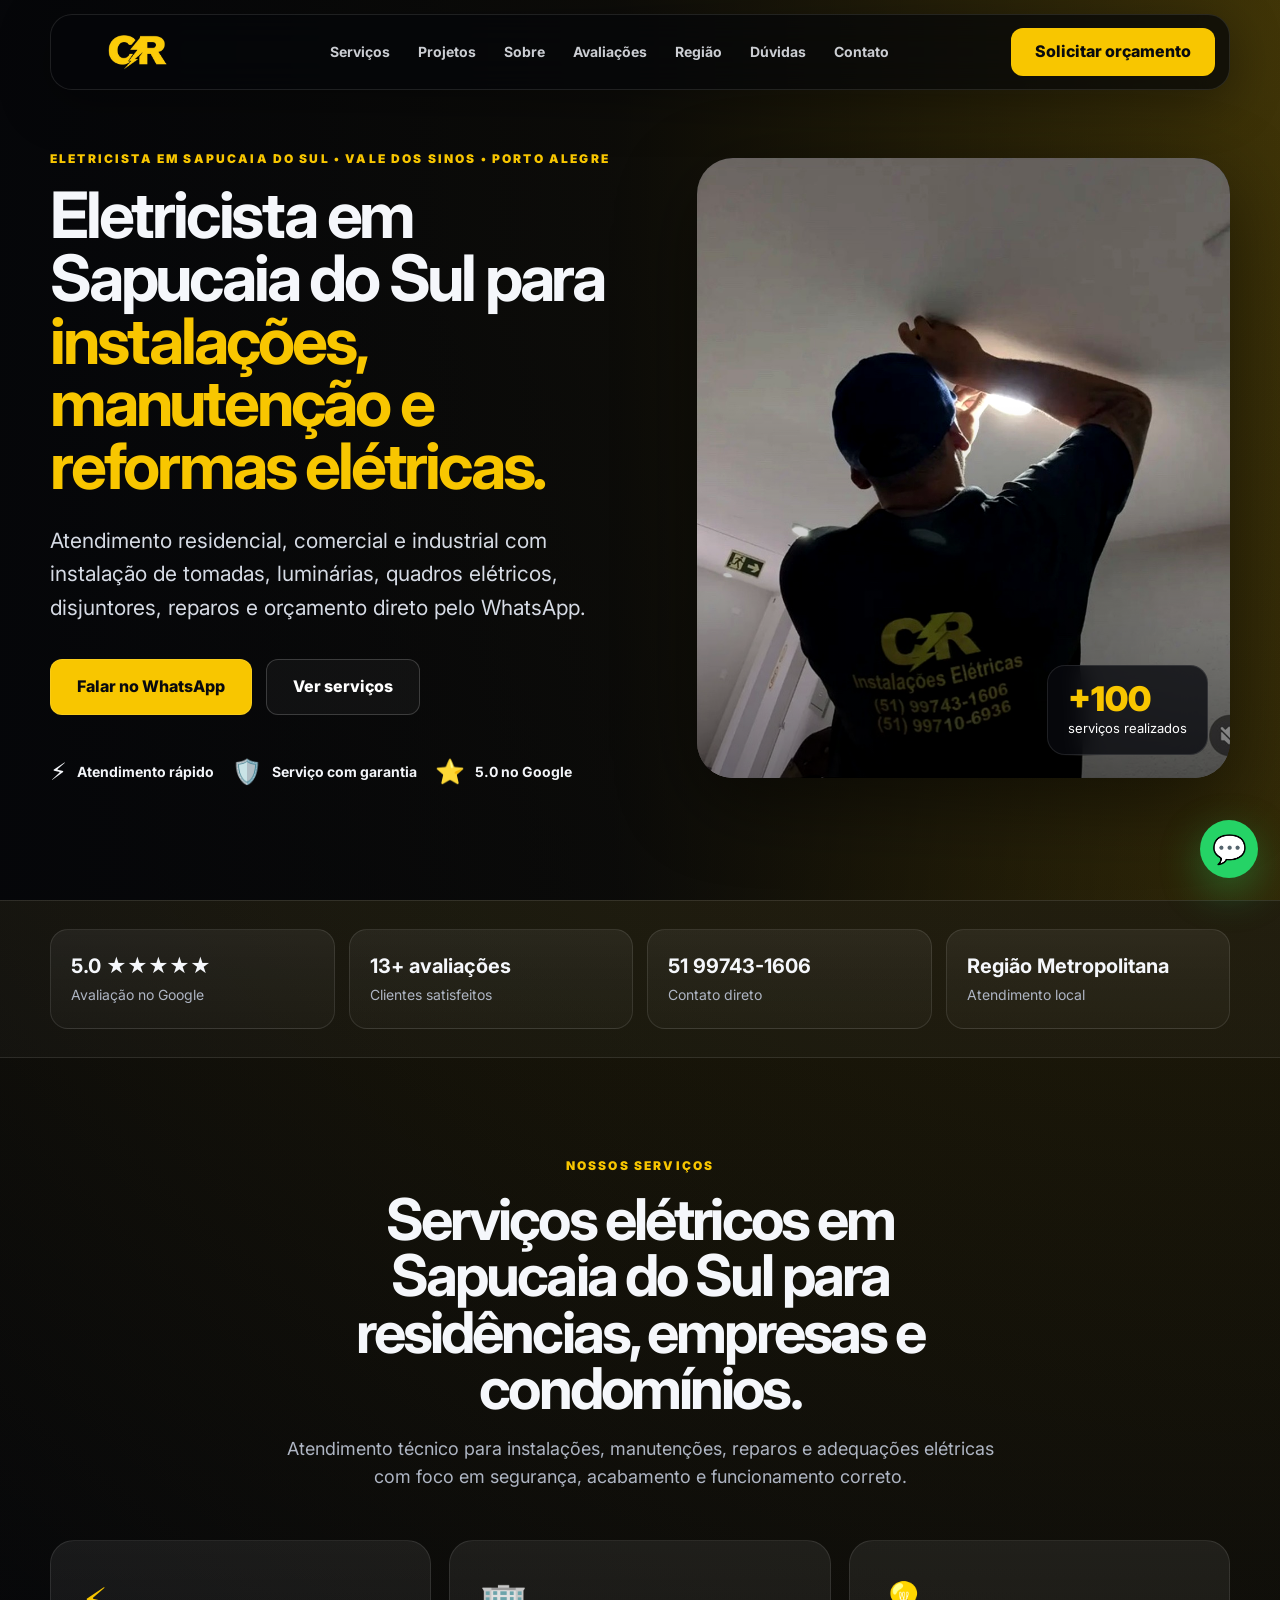
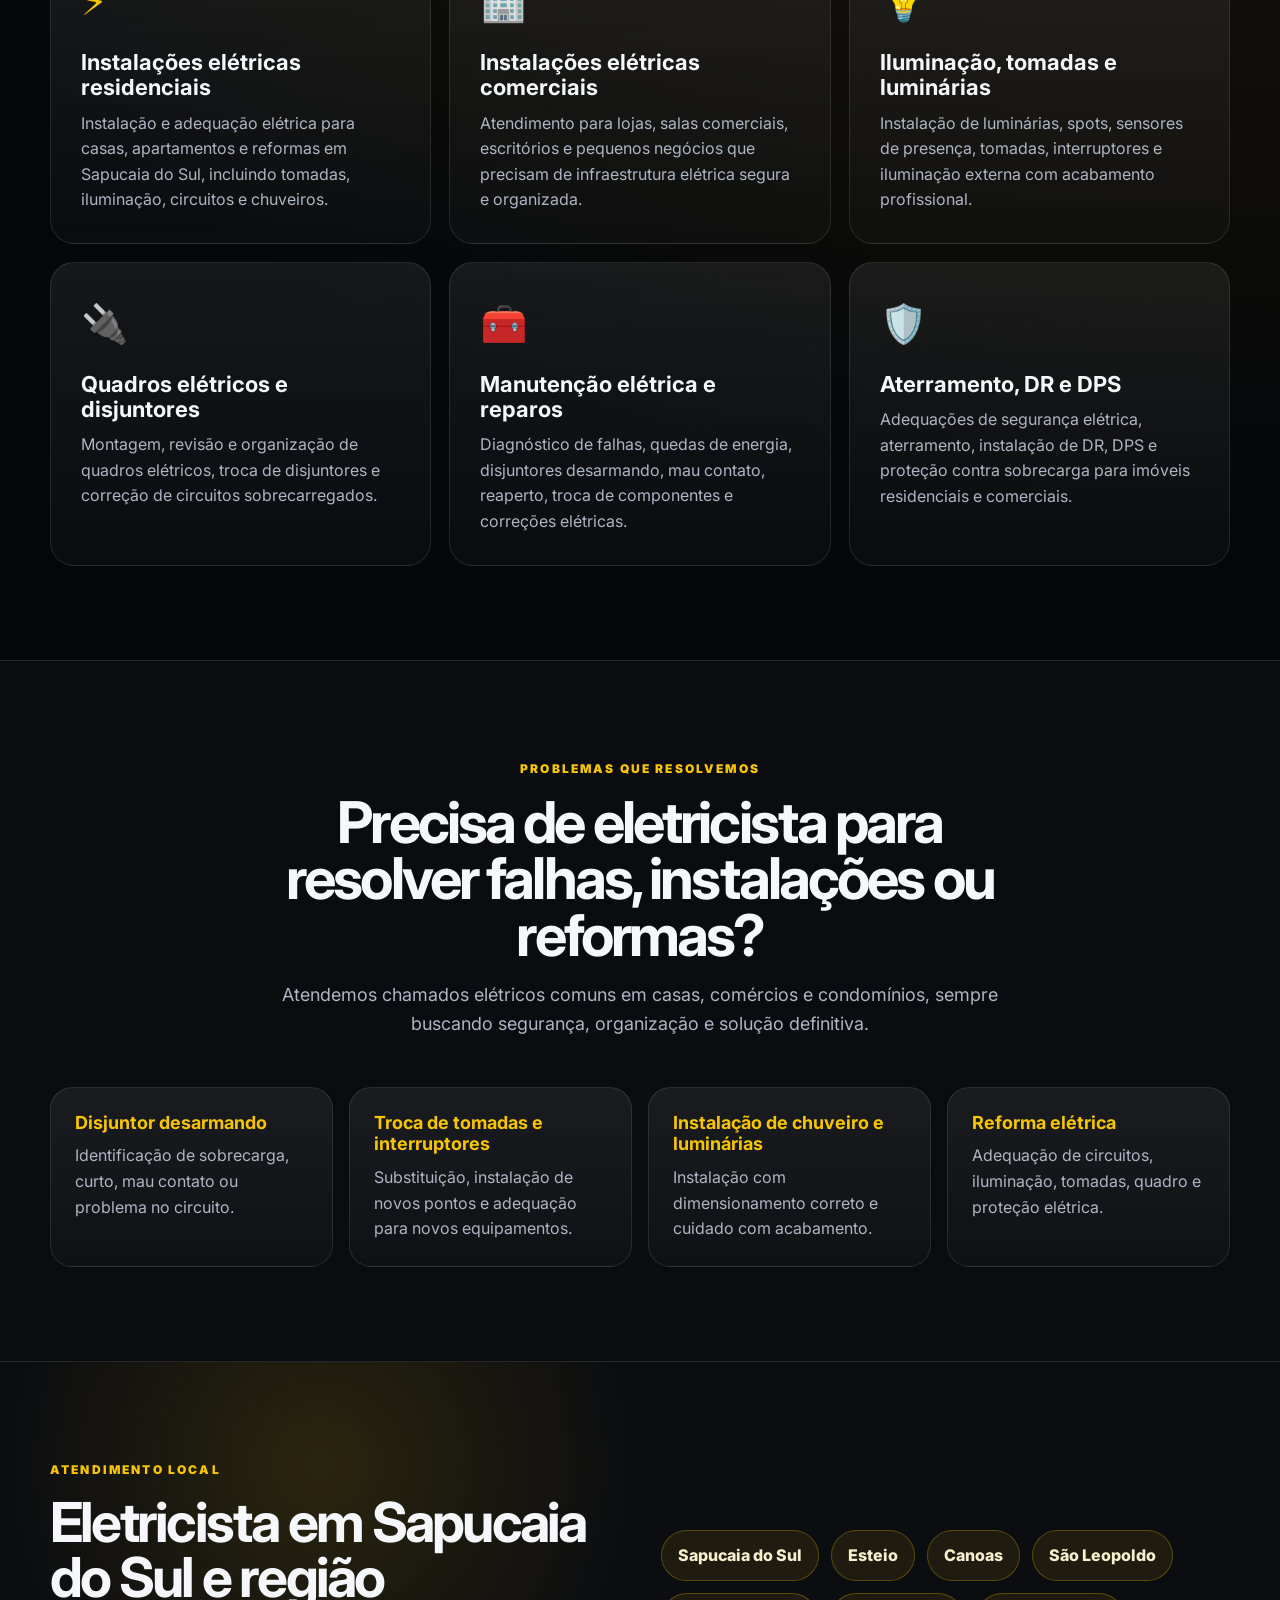
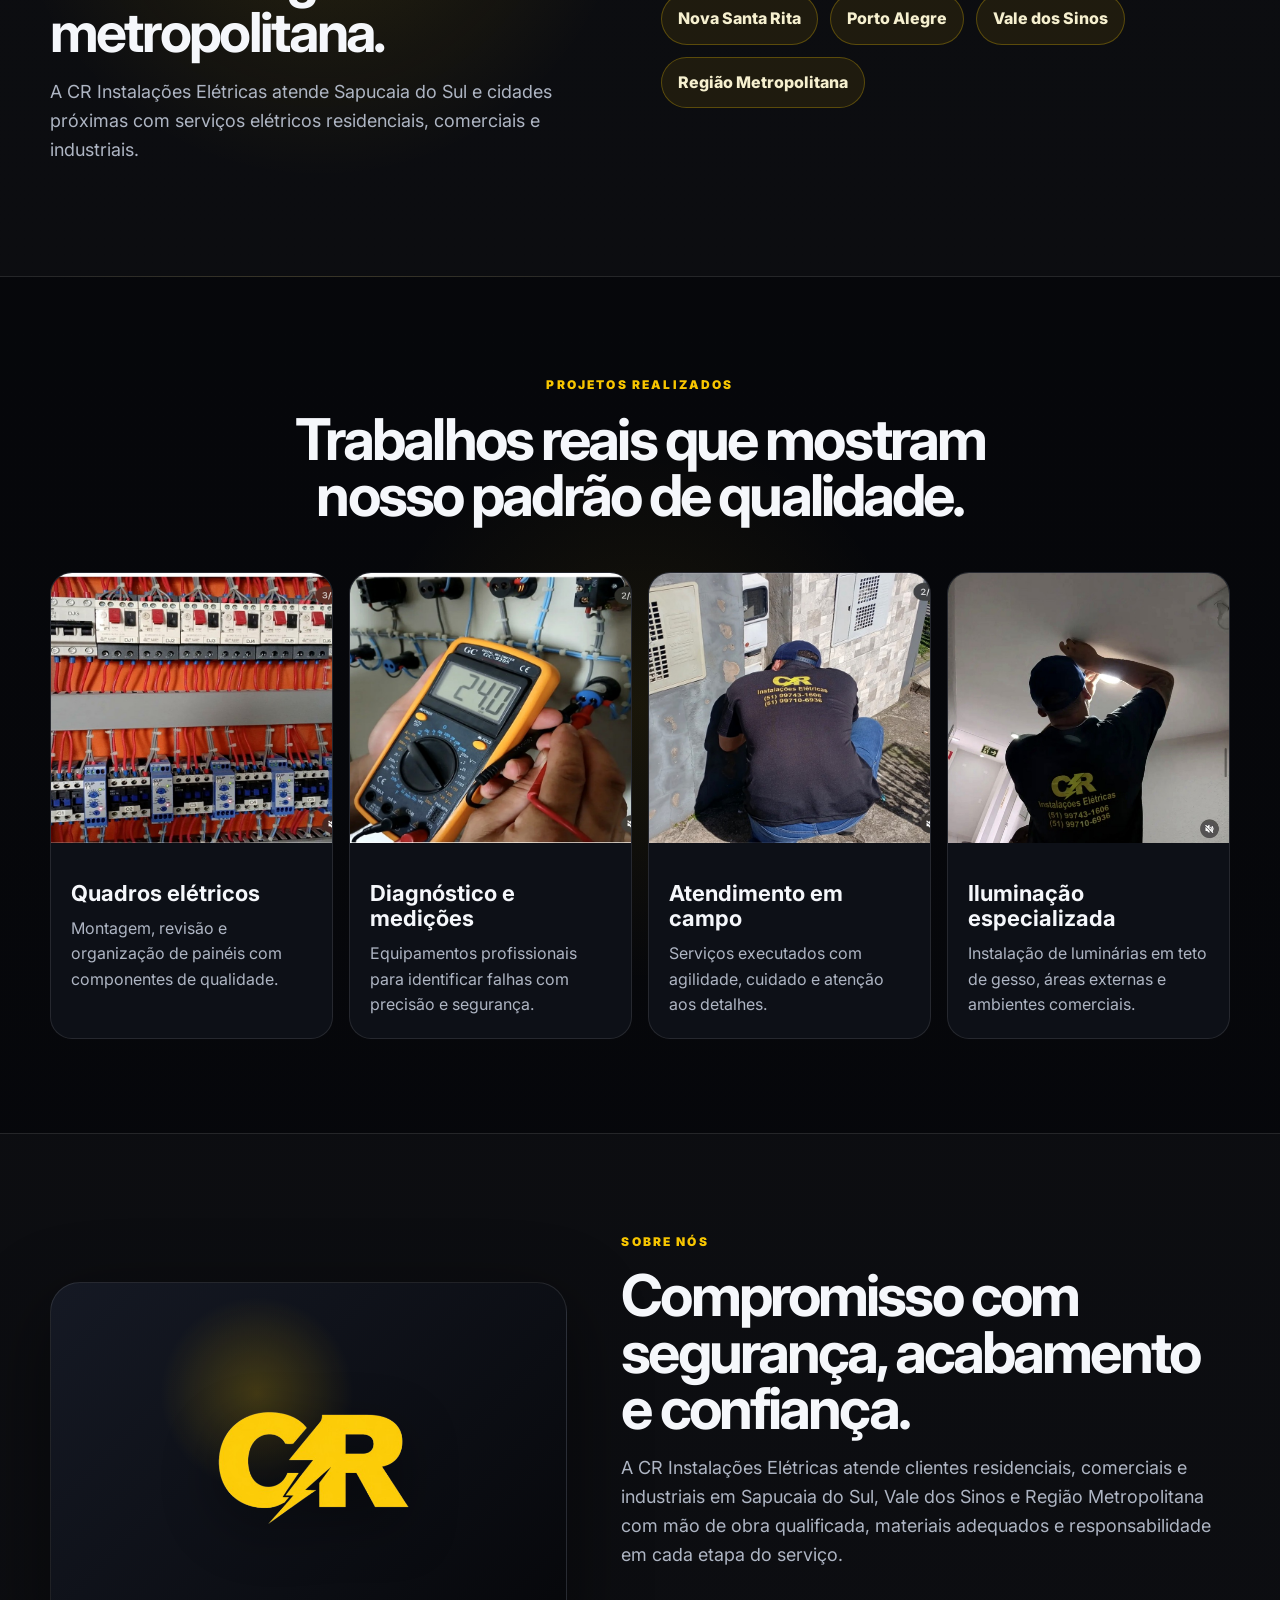
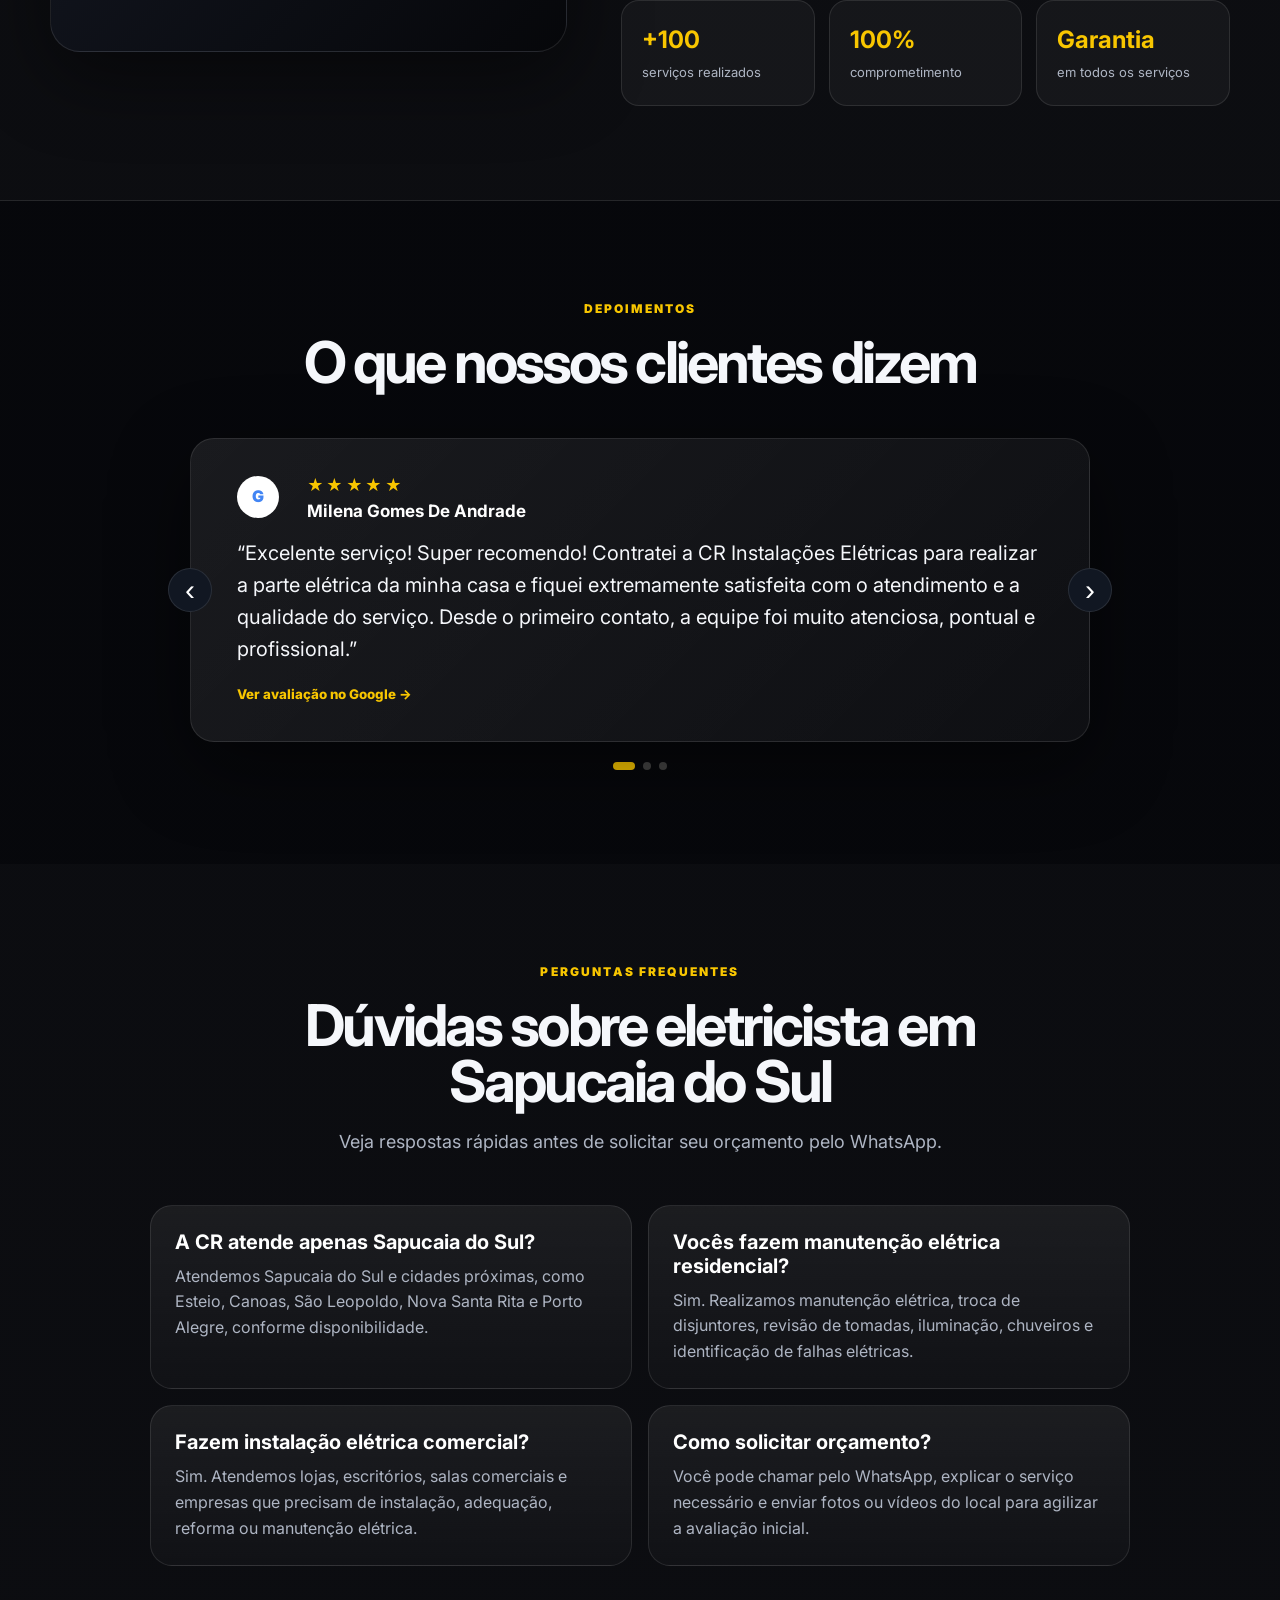
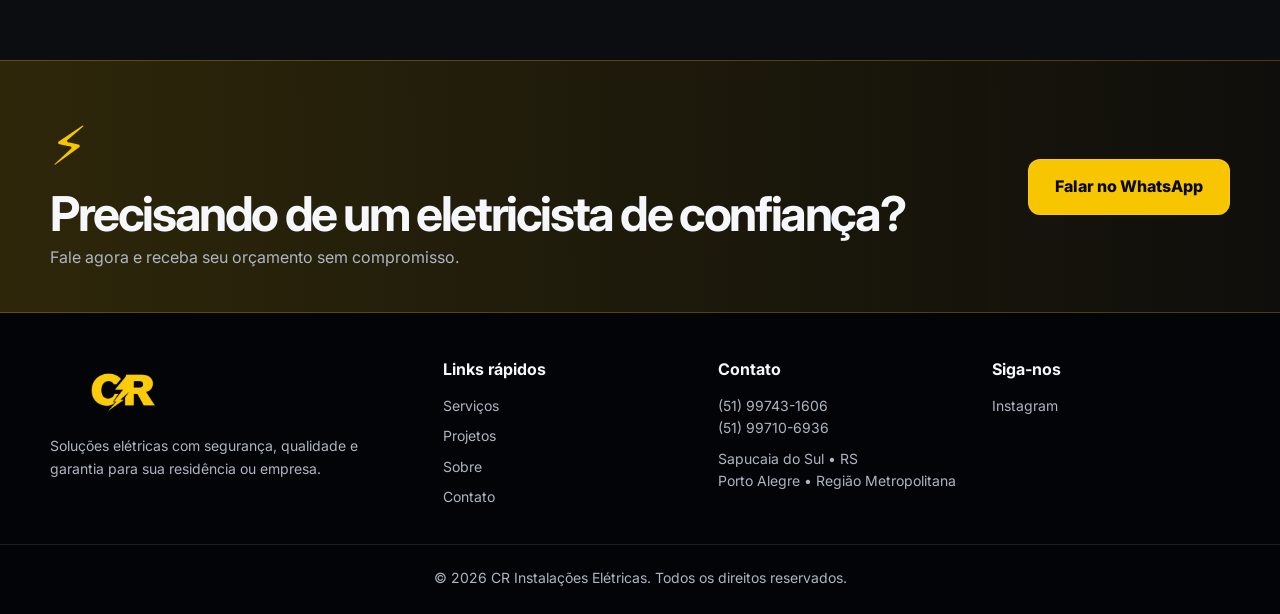
<file: index.html>
<!DOCTYPE html>
<html lang="pt-BR">
<head>
  <meta charset="UTF-8" />
  <meta name="viewport" content="width=device-width, initial-scale=1.0" />
  <title>Eletricista em Sapucaia do Sul | CR Instalações Elétricas</title>
  <link rel="icon" type="image/png" href="assets/favicon.png" />
  <meta name="description" content="Eletricista em Sapucaia do Sul para instalações elétricas residenciais, comerciais, manutenção, quadros elétricos, tomadas, disjuntores e reformas. Solicite orçamento pelo WhatsApp." />
  <link rel="canonical" href="https://cr-instalacoes-eletricas.vercel.app/" />
  <meta name="theme-color" content="#08090d" />
  <meta property="og:title" content="Eletricista em Sapucaia do Sul | CR Instalações Elétricas" />
  <meta property="og:description" content="Instalações elétricas, manutenção, quadros, tomadas e disjuntores em Sapucaia do Sul e região. Atendimento pelo WhatsApp." />
  <meta property="og:url" content="https://cr-instalacoes-eletricas.vercel.app/" />
  <meta property="og:type" content="website" />
  <link rel="preconnect" href="https://fonts.googleapis.com">
  <link rel="preconnect" href="https://fonts.gstatic.com" crossorigin>
  <link href="https://fonts.googleapis.com/css2?family=Inter:wght@400;500;600;700;800;900&display=swap" rel="stylesheet">
  <link rel="stylesheet" href="style.css" />

  <script type="application/ld+json">
  {
    "@context": "https://schema.org",
    "@type": "Electrician",
    "name": "CR Instalações Elétricas",
    "url": "https://cr-instalacoes-eletricas.vercel.app/",
    "image": "https://cr-instalacoes-eletricas.vercel.app/assets/logo-cr.png",
    "telephone": "+55 51 99743-1606",
    "areaServed": [
      "Sapucaia do Sul",
      "Esteio",
      "Canoas",
      "São Leopoldo",
      "Nova Santa Rita",
      "Porto Alegre",
      "Vale dos Sinos",
      "Região Metropolitana de Porto Alegre"
    ],
    "address": {
      "@type": "PostalAddress",
      "addressLocality": "Sapucaia do Sul",
      "addressRegion": "RS",
      "addressCountry": "BR"
    },
    "description": "Eletricista em Sapucaia do Sul para instalações elétricas residenciais, comerciais, manutenção, quadros elétricos, tomadas, disjuntores e reformas."
  }
  </script>
</head>
<body>
  <header class="site-header" id="topo">
    <a class="brand" href="#topo" aria-label="CR Instalações Elétricas">
      <img src="assets/logo-cr.png" alt="CR Instalações Elétricas" />
    </a>

    <button class="menu-toggle" id="menuToggle" aria-label="Abrir menu" aria-expanded="false">
      <span></span><span></span><span></span>
    </button>

    <nav class="nav" id="navMenu">
      <a href="#servicos">Serviços</a>
      <a href="#projetos">Projetos</a>
      <a href="#sobre">Sobre</a>
      <a href="#depoimentos">Avaliações</a>
      <a href="#regiao">Região</a>
      <a href="#faq">Dúvidas</a>
      <a href="#contato">Contato</a>
    </nav>

    <a class="header-cta" href="https://wa.me/5551997431606?text=Olá,%20vim%20pelo%20site%20e%20gostaria%20de%20solicitar%20um%20orçamento." target="_blank" rel="noopener">
      Solicitar orçamento
    </a>
  </header>

  <main>
    <section class="hero section-glow">
      <div class="container hero-grid">
        <div class="hero-copy reveal">
          <span class="eyebrow">Eletricista em Sapucaia do Sul • Vale dos Sinos • Porto Alegre</span>
          <h1>Eletricista em Sapucaia do Sul para <strong>instalações, manutenção e reformas elétricas.</strong></h1>
          <p>Atendimento residencial, comercial e industrial com instalação de tomadas, luminárias, quadros elétricos, disjuntores, reparos e orçamento direto pelo WhatsApp.</p>

          <div class="hero-actions">
            <a class="btn btn-primary" href="https://wa.me/5551997431606?text=Olá,%20preciso%20de%20um%20orçamento%20elétrico." target="_blank" rel="noopener">Falar no WhatsApp</a>
            <a class="btn btn-secondary" href="#servicos">Ver serviços</a>
          </div>

          <div class="trust-row" aria-label="Diferenciais">
            <div><span>⚡</span><strong>Atendimento rápido</strong></div>
            <div><span>🛡️</span><strong>Serviço com garantia</strong></div>
            <div><span>⭐</span><strong>5.0 no Google</strong></div>
          </div>
        </div>

        <div class="hero-media reveal delay-1">
          <img src="assets/hero-luminaria.jpg" alt="Eletricista da CR instalando luminária em teto de gesso" />
          <div class="media-badge">
            <span>+100</span>
            <p>serviços realizados</p>
          </div>
        </div>
      </div>
    </section>

    <section class="stats-strip">
      <div class="container stats-grid">
        <div class="stat-card"><strong>5.0 ★★★★★</strong><span>Avaliação no Google</span></div>
        <div class="stat-card"><strong>13+ avaliações</strong><span>Clientes satisfeitos</span></div>
        <div class="stat-card"><strong>51 99743-1606</strong><span>Contato direto</span></div>
        <div class="stat-card"><strong>Região Metropolitana</strong><span>Atendimento local</span></div>
      </div>
    </section>

    <section class="section" id="servicos">
      <div class="container">
        <div class="section-heading reveal">
          <span class="eyebrow">Nossos serviços</span>
          <h2>Serviços elétricos em Sapucaia do Sul para residências, empresas e condomínios.</h2>
          <p>Atendimento técnico para instalações, manutenções, reparos e adequações elétricas com foco em segurança, acabamento e funcionamento correto.</p>
        </div>

        <div class="services-grid">
          <article class="service-card reveal"><i>⚡</i><h3>Instalações elétricas residenciais</h3><p>Instalação e adequação elétrica para casas, apartamentos e reformas em Sapucaia do Sul, incluindo tomadas, iluminação, circuitos e chuveiros.</p></article>
          <article class="service-card reveal"><i>🏢</i><h3>Instalações elétricas comerciais</h3><p>Atendimento para lojas, salas comerciais, escritórios e pequenos negócios que precisam de infraestrutura elétrica segura e organizada.</p></article>
          <article class="service-card reveal"><i>💡</i><h3>Iluminação, tomadas e luminárias</h3><p>Instalação de luminárias, spots, sensores de presença, tomadas, interruptores e iluminação externa com acabamento profissional.</p></article>
          <article class="service-card reveal"><i>🔌</i><h3>Quadros elétricos e disjuntores</h3><p>Montagem, revisão e organização de quadros elétricos, troca de disjuntores e correção de circuitos sobrecarregados.</p></article>
          <article class="service-card reveal"><i>🧰</i><h3>Manutenção elétrica e reparos</h3><p>Diagnóstico de falhas, quedas de energia, disjuntores desarmando, mau contato, reaperto, troca de componentes e correções elétricas.</p></article>
          <article class="service-card reveal"><i>🛡️</i><h3>Aterramento, DR e DPS</h3><p>Adequações de segurança elétrica, aterramento, instalação de DR, DPS e proteção contra sobrecarga para imóveis residenciais e comerciais.</p></article>
        </div>
      </div>
    </section>

    <section class="section problems" id="problemas">
      <div class="container">
        <div class="section-heading reveal">
          <span class="eyebrow">Problemas que resolvemos</span>
          <h2>Precisa de eletricista para resolver falhas, instalações ou reformas?</h2>
          <p>Atendemos chamados elétricos comuns em casas, comércios e condomínios, sempre buscando segurança, organização e solução definitiva.</p>
        </div>
        <div class="keyword-grid">
          <div class="keyword-card reveal"><strong>Disjuntor desarmando</strong><span>Identificação de sobrecarga, curto, mau contato ou problema no circuito.</span></div>
          <div class="keyword-card reveal"><strong>Troca de tomadas e interruptores</strong><span>Substituição, instalação de novos pontos e adequação para novos equipamentos.</span></div>
          <div class="keyword-card reveal"><strong>Instalação de chuveiro e luminárias</strong><span>Instalação com dimensionamento correto e cuidado com acabamento.</span></div>
          <div class="keyword-card reveal"><strong>Reforma elétrica</strong><span>Adequação de circuitos, iluminação, tomadas, quadro e proteção elétrica.</span></div>
        </div>
      </div>
    </section>

    <section class="section service-area" id="regiao">
      <div class="container area-grid">
        <div class="reveal">
          <span class="eyebrow">Atendimento local</span>
          <h2>Eletricista em Sapucaia do Sul e região metropolitana.</h2>
          <p>A CR Instalações Elétricas atende Sapucaia do Sul e cidades próximas com serviços elétricos residenciais, comerciais e industriais.</p>
        </div>
        <div class="city-list reveal delay-1" aria-label="Cidades atendidas">
          <span>Sapucaia do Sul</span>
          <span>Esteio</span>
          <span>Canoas</span>
          <span>São Leopoldo</span>
          <span>Nova Santa Rita</span>
          <span>Porto Alegre</span>
          <span>Vale dos Sinos</span>
          <span>Região Metropolitana</span>
        </div>
      </div>
    </section>

    <section class="section projects" id="projetos">
      <div class="container">
        <div class="section-heading reveal">
          <span class="eyebrow">Projetos realizados</span>
          <h2>Trabalhos reais que mostram nosso padrão de qualidade.</h2>
        </div>

        <div class="project-grid">
          <article class="project-card reveal">
            <img src="assets/painel-eletrico.jpg" alt="Quadro elétrico organizado em serviço de eletricista em Sapucaia do Sul" />
            <div><h3>Quadros elétricos</h3><p>Montagem, revisão e organização de painéis com componentes de qualidade.</p></div>
          </article>
          <article class="project-card reveal delay-1">
            <img src="assets/medicao-multimetro.jpg" alt="Medição elétrica com multímetro para manutenção elétrica" />
            <div><h3>Diagnóstico e medições</h3><p>Equipamentos profissionais para identificar falhas com precisão e segurança.</p></div>
          </article>
          <article class="project-card reveal delay-2">
            <img src="assets/atendimento-campo.jpg" alt="Eletricista em atendimento residencial e comercial na região de Sapucaia do Sul" />
            <div><h3>Atendimento em campo</h3><p>Serviços executados com agilidade, cuidado e atenção aos detalhes.</p></div>
          </article>
          <article class="project-card reveal delay-3 featured">
            <img src="assets/hero-luminaria.jpg" alt="Instalação de luminária por eletricista em Sapucaia do Sul" />
            <div><h3>Iluminação especializada</h3><p>Instalação de luminárias em teto de gesso, áreas externas e ambientes comerciais.</p></div>
          </article>
        </div>
      </div>
    </section>

    <section class="section about" id="sobre">
      <div class="container about-grid">
        <div class="about-visual reveal">
          <div class="logo-panel"><img src="assets/logo-cr.png" alt="Logo CR Instalações Elétricas" /></div>
        </div>
        <div class="about-copy reveal delay-1">
          <span class="eyebrow">Sobre nós</span>
          <h2>Compromisso com segurança, acabamento e confiança.</h2>
          <p>A CR Instalações Elétricas atende clientes residenciais, comerciais e industriais em Sapucaia do Sul, Vale dos Sinos e Região Metropolitana com mão de obra qualificada, materiais adequados e responsabilidade em cada etapa do serviço.</p>
          <div class="about-metrics">
            <div><strong>+100</strong><span>serviços realizados</span></div>
            <div><strong>100%</strong><span>comprometimento</span></div>
            <div><strong>Garantia</strong><span>em todos os serviços</span></div>
          </div>
        </div>
      </div>
    </section>

    <section class="section testimonials" id="depoimentos">
      <div class="container">
        <div class="section-heading reveal">
          <span class="eyebrow">Depoimentos</span>
          <h2>O que nossos clientes dizem</h2>
        </div>
        <div class="testimonial-slider reveal" aria-live="polite">
          <button class="slider-btn prev" aria-label="Depoimento anterior">‹</button>

          <a class="testimonial-card active" href="https://www.google.com/maps/contrib/100500487164746760938/reviews?hl=pt-BR" target="_blank" rel="noopener" aria-label="Abrir avaliação da Milena Gomes De Andrade no Google">
            <div class="review-top">
              <span class="google">G</span>
              <div>
                <strong>★★★★★</strong>
                <h3>Milena Gomes De Andrade</h3>
              </div>
            </div>
            <p>“Excelente serviço! Super recomendo! Contratei a CR Instalações Elétricas para realizar a parte elétrica da minha casa e fiquei extremamente satisfeita com o atendimento e a qualidade do serviço. Desde o primeiro contato, a equipe foi muito atenciosa, pontual e profissional.”</p>
            <small>Ver avaliação no Google →</small>
          </a>

          <a class="testimonial-card" href="https://www.google.com/maps/contrib/102135503826868982354/reviews?hl=pt-BR" target="_blank" rel="noopener" aria-label="Abrir avaliação do Andrei Dias no Google">
            <div class="review-top">
              <span class="google">G</span>
              <div>
                <strong>★★★★★</strong>
                <h3>Andrei Dias</h3>
              </div>
            </div>
            <p>“Excelente serviço, comprometimento com horário e valores muito acessíveis. Ele explorou todas as possibilidades para resolver a instalação do meu fogão de indução da melhor forma. Fez o serviço com capricho extremo e deixou tudo bem organizado.”</p>
            <small>Ver avaliação no Google →</small>
          </a>

          <a class="testimonial-card" href="https://www.google.com/maps/contrib/113269055984905146085/reviews?hl=pt-BR" target="_blank" rel="noopener" aria-label="Abrir avaliação da Mari Lopes no Google">
            <div class="review-top">
              <span class="google">G</span>
              <div>
                <strong>★★★★★</strong>
                <h3>Mari Lopes</h3>
              </div>
            </div>
            <p>“Atendimento ótimo, comprometimento com horário e resolveu de imediato o problema.”</p>
            <small>Ver avaliação no Google →</small>
          </a>

          <button class="slider-btn next" aria-label="Próximo depoimento">›</button>
        </div>
        <div class="dots" id="dots"></div>
      </div>
    </section>

    <section class="section faq" id="faq">
      <div class="container">
        <div class="section-heading reveal">
          <span class="eyebrow">Perguntas frequentes</span>
          <h2>Dúvidas sobre eletricista em Sapucaia do Sul</h2>
          <p>Veja respostas rápidas antes de solicitar seu orçamento pelo WhatsApp.</p>
        </div>
        <div class="faq-grid">
          <article class="faq-item reveal"><h3>A CR atende apenas Sapucaia do Sul?</h3><p>Atendemos Sapucaia do Sul e cidades próximas, como Esteio, Canoas, São Leopoldo, Nova Santa Rita e Porto Alegre, conforme disponibilidade.</p></article>
          <article class="faq-item reveal"><h3>Vocês fazem manutenção elétrica residencial?</h3><p>Sim. Realizamos manutenção elétrica, troca de disjuntores, revisão de tomadas, iluminação, chuveiros e identificação de falhas elétricas.</p></article>
          <article class="faq-item reveal"><h3>Fazem instalação elétrica comercial?</h3><p>Sim. Atendemos lojas, escritórios, salas comerciais e empresas que precisam de instalação, adequação, reforma ou manutenção elétrica.</p></article>
          <article class="faq-item reveal"><h3>Como solicitar orçamento?</h3><p>Você pode chamar pelo WhatsApp, explicar o serviço necessário e enviar fotos ou vídeos do local para agilizar a avaliação inicial.</p></article>
        </div>
      </div>
    </section>

    <section class="cta-band" id="contato">
      <div class="container cta-grid">
        <div>
          <span class="bolt">⚡</span>
          <h2>Precisando de um eletricista de confiança?</h2>
          <p>Fale agora e receba seu orçamento sem compromisso.</p>
        </div>
        <a class="btn btn-primary" href="https://wa.me/5551997431606?text=Olá,%20vim%20pelo%20site%20e%20gostaria%20de%20solicitar%20um%20orçamento." target="_blank" rel="noopener">Falar no WhatsApp</a>
      </div>
    </section>
  </main>

  <footer class="footer">
    <div class="container footer-grid">
      <div><img src="assets/logo-cr.png" alt="CR Instalações Elétricas" /><p>Soluções elétricas com segurança, qualidade e garantia para sua residência ou empresa.</p></div>
      <div><h4>Links rápidos</h4><a href="#servicos">Serviços</a><a href="#projetos">Projetos</a><a href="#sobre">Sobre</a><a href="#contato">Contato</a></div>
      <div><h4>Contato</h4><p>(51) 99743-1606<br>(51) 99710-6936</p><p>Sapucaia do Sul • RS<br>Porto Alegre • Região Metropolitana</p></div>
      <div><h4>Siga-nos</h4><a href="https://www.instagram.com/cr.instalacoeseletrica" target="_blank" rel="noopener">Instagram</a></div>
    </div>
    <p class="copy">© 2026 CR Instalações Elétricas. Todos os direitos reservados.</p>
  </footer>

  <a class="float-whatsapp" href="https://wa.me/5551997431606?text=Olá,%20preciso%20de%20um%20orçamento%20elétrico." target="_blank" rel="noopener" aria-label="Chamar no WhatsApp">💬</a>

  <script src="script.js"></script>
</body>
</html>
</file>
<file: style.css>
:root{--bg:#050609;--panel:#0d1017;--panel-2:#121620;--text:#f5f7fb;--muted:#aeb5c3;--yellow:#f8c600;--yellow-2:#ffd84a;--border:rgba(255,255,255,.1);--shadow:0 24px 80px rgba(0,0,0,.48);--radius:24px;--container:1180px}*{box-sizing:border-box}html{scroll-behavior:smooth}body{margin:0;font-family:Inter,system-ui,-apple-system,Segoe UI,sans-serif;background:radial-gradient(circle at top right,rgba(248,198,0,.17),transparent 30%),linear-gradient(180deg,#050609 0%,#07080c 100%);color:var(--text);line-height:1.6;overflow-x:hidden}a{color:inherit;text-decoration:none}img{display:block;max-width:100%}.container{width:min(var(--container),calc(100% - 36px));margin-inline:auto}.site-header{position:fixed;top:14px;left:50%;transform:translateX(-50%);z-index:50;width:min(1180px,calc(100% - 28px));height:76px;padding:10px 14px;display:flex;align-items:center;justify-content:space-between;background:rgba(5,6,9,.72);border:1px solid var(--border);border-radius:22px;backdrop-filter:blur(18px);box-shadow:0 12px 50px rgba(0,0,0,.35)}.brand img{width:126px;height:auto}.nav{display:flex;gap:28px;font-weight:700;font-size:14px}.nav a{color:#e7eaf0;opacity:.88;position:relative}.nav a::after{content:"";position:absolute;left:0;bottom:-8px;width:0;height:2px;background:var(--yellow);transition:.25s}.nav a:hover::after{width:100%}.header-cta,.btn{display:inline-flex;align-items:center;justify-content:center;border-radius:12px;font-weight:800;transition:.25s}.header-cta{height:48px;padding:0 24px;background:var(--yellow);color:#090a0e}.header-cta:hover,.btn-primary:hover{transform:translateY(-2px);box-shadow:0 14px 30px rgba(248,198,0,.24)}.menu-toggle{display:none;background:none;border:0;padding:8px}.menu-toggle span{display:block;width:24px;height:2px;background:#fff;margin:5px;border-radius:99px}.hero{min-height:100vh;padding:145px 0 70px;position:relative}.section-glow::before{content:"";position:absolute;inset:0;background:linear-gradient(90deg,rgba(5,6,9,.98) 0%,rgba(5,6,9,.72) 48%,rgba(248,198,0,.09) 100%);pointer-events:none}.hero-grid{position:relative;display:grid;grid-template-columns:1fr .9fr;gap:54px;align-items:center}.eyebrow{display:inline-block;margin-bottom:16px;color:var(--yellow);text-transform:uppercase;font-weight:900;font-size:12px;letter-spacing:.18em}.hero h1,.section-heading h2,.about-copy h2,.cta-band h2{margin:0;line-height:.98;letter-spacing:-.05em}.hero h1{font-size:clamp(40px,5vw,68px);max-width:720px}.hero h1 strong{color:var(--yellow);font-style:normal}.hero p{font-size:clamp(17px,2vw,21px);color:#d6dbe5;max-width:610px;margin:26px 0 0}.hero-actions{display:flex;gap:14px;flex-wrap:wrap;margin-top:34px}.btn{min-height:56px;padding:0 26px}.btn-primary{background:var(--yellow);color:#090a0e;border:1px solid rgba(255,255,255,.1)}.btn-secondary{background:rgba(255,255,255,.04);border:1px solid rgba(255,255,255,.18);color:#fff}.btn-secondary:hover{background:rgba(255,255,255,.09)}.trust-row{display:flex;gap:18px;flex-wrap:wrap;margin-top:38px}.trust-row div{display:flex;align-items:center;gap:10px;color:#f3f5f9;font-size:14px}.trust-row span{font-size:24px}.hero-media{position:relative;border-radius:36px;overflow:hidden;box-shadow:var(--shadow);min-height:560px;background:#111}.hero-media img{width:100%;height:620px;object-fit:cover;filter:saturate(1.06) contrast(1.04)}.hero-media::after{content:"";position:absolute;inset:0;background:linear-gradient(180deg,transparent 40%,rgba(0,0,0,.55))}.media-badge{position:absolute;right:22px;bottom:22px;z-index:2;padding:16px 20px;border-radius:18px;background:rgba(8,10,15,.78);border:1px solid var(--border);backdrop-filter:blur(12px)}.media-badge span{display:block;color:var(--yellow);font-size:34px;font-weight:900;line-height:1}.media-badge p{margin:2px 0 0;color:#fff;font-size:13px}.stats-strip{border-block:1px solid var(--border);background:rgba(255,255,255,.025);padding:28px 0}.stats-grid{display:grid;grid-template-columns:repeat(4,1fr);gap:14px}.stat-card{padding:20px;border-radius:18px;background:linear-gradient(180deg,rgba(255,255,255,.06),rgba(255,255,255,.025));border:1px solid var(--border)}.stat-card strong{display:block;font-size:20px}.stat-card span{color:var(--muted);font-size:14px}.section{padding:94px 0}.section-heading{text-align:center;max-width:720px;margin:0 auto 48px}.section-heading h2,.about-copy h2{font-size:clamp(34px,4.5vw,58px)}.section-heading p,.about-copy p{color:var(--muted);font-size:18px}.services-grid{display:grid;grid-template-columns:repeat(3,1fr);gap:18px}.service-card{padding:30px;border-radius:var(--radius);background:linear-gradient(180deg,rgba(255,255,255,.07),rgba(255,255,255,.025));border:1px solid var(--border);min-height:250px;transition:.3s}.service-card:hover,.project-card:hover{transform:translateY(-6px);border-color:rgba(248,198,0,.45);box-shadow:0 24px 60px rgba(0,0,0,.25)}.service-card i{font-style:normal;font-size:38px;color:var(--yellow)}.service-card h3,.project-card h3{margin:18px 0 10px;font-size:22px;line-height:1.15}.service-card p,.project-card p{color:var(--muted);margin:0}.projects{background:radial-gradient(circle at center,rgba(248,198,0,.08),transparent 36%)}.project-grid{display:grid;grid-template-columns:repeat(4,1fr);gap:16px}.project-card{overflow:hidden;border-radius:22px;background:var(--panel);border:1px solid var(--border);transition:.3s}.project-card img{height:270px;width:100%;object-fit:cover}.project-card div{padding:20px}.about{background:rgba(255,255,255,.025);border-block:1px solid var(--border)}.about-grid{display:grid;grid-template-columns:.85fr 1fr;gap:54px;align-items:center}.logo-panel{height:370px;border-radius:30px;background:radial-gradient(circle at 40% 30%,rgba(248,198,0,.26),transparent 24%),linear-gradient(135deg,#151924,#06070a);display:grid;place-items:center;border:1px solid var(--border);box-shadow:var(--shadow)}.logo-panel img{width:300px}.about-metrics{display:grid;grid-template-columns:repeat(3,1fr);gap:14px;margin-top:30px}.about-metrics div{padding:20px;border:1px solid var(--border);border-radius:18px;background:rgba(255,255,255,.04)}.about-metrics strong{display:block;color:var(--yellow);font-size:24px}.about-metrics span{color:var(--muted);font-size:13px}.testimonial-slider{position:relative;max-width:900px;margin:0 auto}.testimonial-card{display:none;padding:34px 46px;border-radius:24px;background:linear-gradient(135deg,rgba(255,255,255,.08),rgba(255,255,255,.035));border:1px solid var(--border);box-shadow:var(--shadow)}.testimonial-card.active{display:block}.testimonial-card strong{color:var(--yellow);letter-spacing:.15em}.testimonial-card p{font-size:20px;margin:16px 0}.testimonial-card small{color:var(--muted)}.google{display:inline-grid;place-items:center;margin-right:14px;width:42px;height:42px;border-radius:50%;background:#fff;color:#4285f4;font-weight:900}.slider-btn{position:absolute;top:50%;transform:translateY(-50%);z-index:2;width:44px;height:44px;border-radius:50%;border:1px solid var(--border);background:#111722;color:#fff;font-size:30px;cursor:pointer}.prev{left:-22px}.next{right:-22px}.dots{display:flex;justify-content:center;gap:8px;margin-top:20px}.dots button{width:8px;height:8px;padding:0;border:0;border-radius:50%;background:#444;cursor:pointer}.dots button.active{background:var(--yellow);width:22px;border-radius:99px}.cta-band{padding:42px 0;background:linear-gradient(90deg,rgba(248,198,0,.16),rgba(248,198,0,.03));border-block:1px solid rgba(248,198,0,.25)}.cta-grid{display:flex;align-items:center;justify-content:space-between;gap:24px}.bolt{font-size:54px;color:var(--yellow)}.cta-band h2{font-size:clamp(32px,4vw,48px)}.cta-band p{color:var(--muted);margin:8px 0 0}.footer{padding:44px 0 24px;background:#030407}.footer-grid{display:grid;grid-template-columns:1.5fr 1fr 1fr 1fr;gap:36px}.footer img{width:130px}.footer p,.footer a{display:block;color:var(--muted);font-size:14px;margin:8px 0}.footer h4{margin:0 0 12px}.copy{text-align:center;border-top:1px solid var(--border);padding-top:22px;margin:28px auto 0!important}.float-whatsapp{position:fixed;right:22px;bottom:22px;z-index:60;width:58px;height:58px;border-radius:50%;display:grid;place-items:center;background:#25d366;color:white;font-size:28px;box-shadow:0 14px 40px rgba(37,211,102,.35)}.reveal{opacity:0;transform:translateY(24px);transition:.75s ease}.reveal.show{opacity:1;transform:none}.delay-1{transition-delay:.1s}.delay-2{transition-delay:.2s}.delay-3{transition-delay:.3s}@media(max-width:900px){.site-header{top:10px;height:auto;min-height:68px}.brand img{width:110px}.menu-toggle{display:block}.header-cta{display:none}.nav{position:absolute;top:76px;left:0;right:0;display:none;flex-direction:column;padding:18px;background:rgba(5,6,9,.96);border:1px solid var(--border);border-radius:18px}.nav.open{display:flex}.hero{padding-top:118px}.hero-grid,.about-grid{grid-template-columns:1fr}.hero-media{min-height:auto;border-radius:28px}.hero-media img{height:480px}.stats-grid,.services-grid,.project-grid,.footer-grid{grid-template-columns:1fr 1fr}.about-metrics{grid-template-columns:1fr}.cta-grid{flex-direction:column;align-items:flex-start}.slider-btn{display:none}}@media(max-width:560px){.container{width:min(100% - 28px,1180px)}.hero h1{font-size:38px}.hero-actions .btn{width:100%}.trust-row{display:grid;gap:14px}.stats-grid,.services-grid,.project-grid,.footer-grid{grid-template-columns:1fr}.section{padding:70px 0}.project-card img{height:240px}.hero-media img{height:420px}.testimonial-card{padding:28px 22px}.testimonial-card p{font-size:17px}.float-whatsapp{right:16px;bottom:16px}.logo-panel{height:250px}.logo-panel img{width:220px}}

/* Ajustes finais: logo oficial e avaliações clicáveis */
.brand img{width:138px;max-height:58px;object-fit:contain}.footer img{width:142px;max-height:70px;object-fit:contain}.logo-panel img{width:330px;max-height:210px;object-fit:contain}.testimonial-card{color:inherit;text-decoration:none;cursor:pointer}.testimonial-card:hover{transform:translateY(-4px);border-color:rgba(248,198,0,.45);box-shadow:0 28px 70px rgba(0,0,0,.38)}.review-top{display:flex;align-items:center;gap:14px;margin-bottom:14px}.review-top h3{margin:2px 0 0;font-size:17px;line-height:1.2;color:#fff}.testimonial-card small{color:var(--yellow);font-weight:800}.testimonial-card p{display:-webkit-box;-webkit-line-clamp:5;-webkit-box-orient:vertical;overflow:hidden}@media(max-width:900px){.brand img{width:118px}.logo-panel img{width:240px}}@media(max-width:560px){.testimonial-card p{-webkit-line-clamp:7}.review-top h3{font-size:15px}}


/* Correção logo PNG transparente */
.brand{display:flex;align-items:center;gap:12px;background:transparent!important;border:0!important;box-shadow:none!important;padding:0!important;overflow:visible!important}
.brand img{width:142px!important;height:auto!important;max-height:64px!important;display:block!important;object-fit:contain!important;background:transparent!important;border:0!important;border-radius:0!important;box-shadow:none!important;padding:0!important}
.footer img{background:transparent!important;border:0!important;box-shadow:none!important;padding:0!important}
.logo-panel{background:radial-gradient(circle at 40% 30%,rgba(248,198,0,.22),transparent 24%),linear-gradient(135deg,#151924,#06070a)!important}
.logo-panel img{background:transparent!important;border:0!important;box-shadow:none!important;padding:0!important;filter:drop-shadow(0 18px 28px rgba(0,0,0,.45))}
@media(max-width:900px){.brand img{width:118px!important;max-height:56px!important}}
@media(max-width:560px){.brand img{width:104px!important;max-height:50px!important}}

/* SEO local: novas seções de problemas, regiões e FAQ */
.problems{background:rgba(255,255,255,.018);border-top:1px solid var(--border)}
.keyword-grid{display:grid;grid-template-columns:repeat(4,1fr);gap:16px}
.keyword-card,.faq-item{padding:24px;border-radius:22px;background:linear-gradient(180deg,rgba(255,255,255,.065),rgba(255,255,255,.025));border:1px solid var(--border)}
.keyword-card strong{display:block;color:var(--yellow);font-size:18px;line-height:1.2;margin-bottom:10px}
.keyword-card span,.faq-item p{color:var(--muted);margin:0}
.service-area{background:radial-gradient(circle at 25% 20%,rgba(248,198,0,.13),transparent 30%),rgba(255,255,255,.025);border-block:1px solid var(--border)}
.area-grid{display:grid;grid-template-columns:1fr 1fr;gap:42px;align-items:center}
.area-grid h2{margin:0;line-height:1;letter-spacing:-.05em;font-size:clamp(34px,4.3vw,56px)}
.area-grid p{color:var(--muted);font-size:18px}
.city-list{display:flex;flex-wrap:wrap;gap:12px;justify-content:flex-start}
.city-list span{padding:12px 16px;border-radius:999px;border:1px solid rgba(248,198,0,.28);background:rgba(248,198,0,.08);font-weight:800;color:#f6f0cf}
.faq{background:rgba(255,255,255,.018)}
.faq-grid{display:grid;grid-template-columns:1fr 1fr;gap:16px;max-width:980px;margin:0 auto}
.faq-item h3{margin:0 0 10px;font-size:20px;line-height:1.2;color:#fff}
@media(max-width:900px){.keyword-grid{grid-template-columns:1fr 1fr}.area-grid{grid-template-columns:1fr}.faq-grid{grid-template-columns:1fr}}
@media(max-width:560px){.keyword-grid{grid-template-columns:1fr}.city-list span{width:100%;text-align:center}.nav a[href="#regiao"],.nav a[href="#faq"]{display:block}}
</file>
